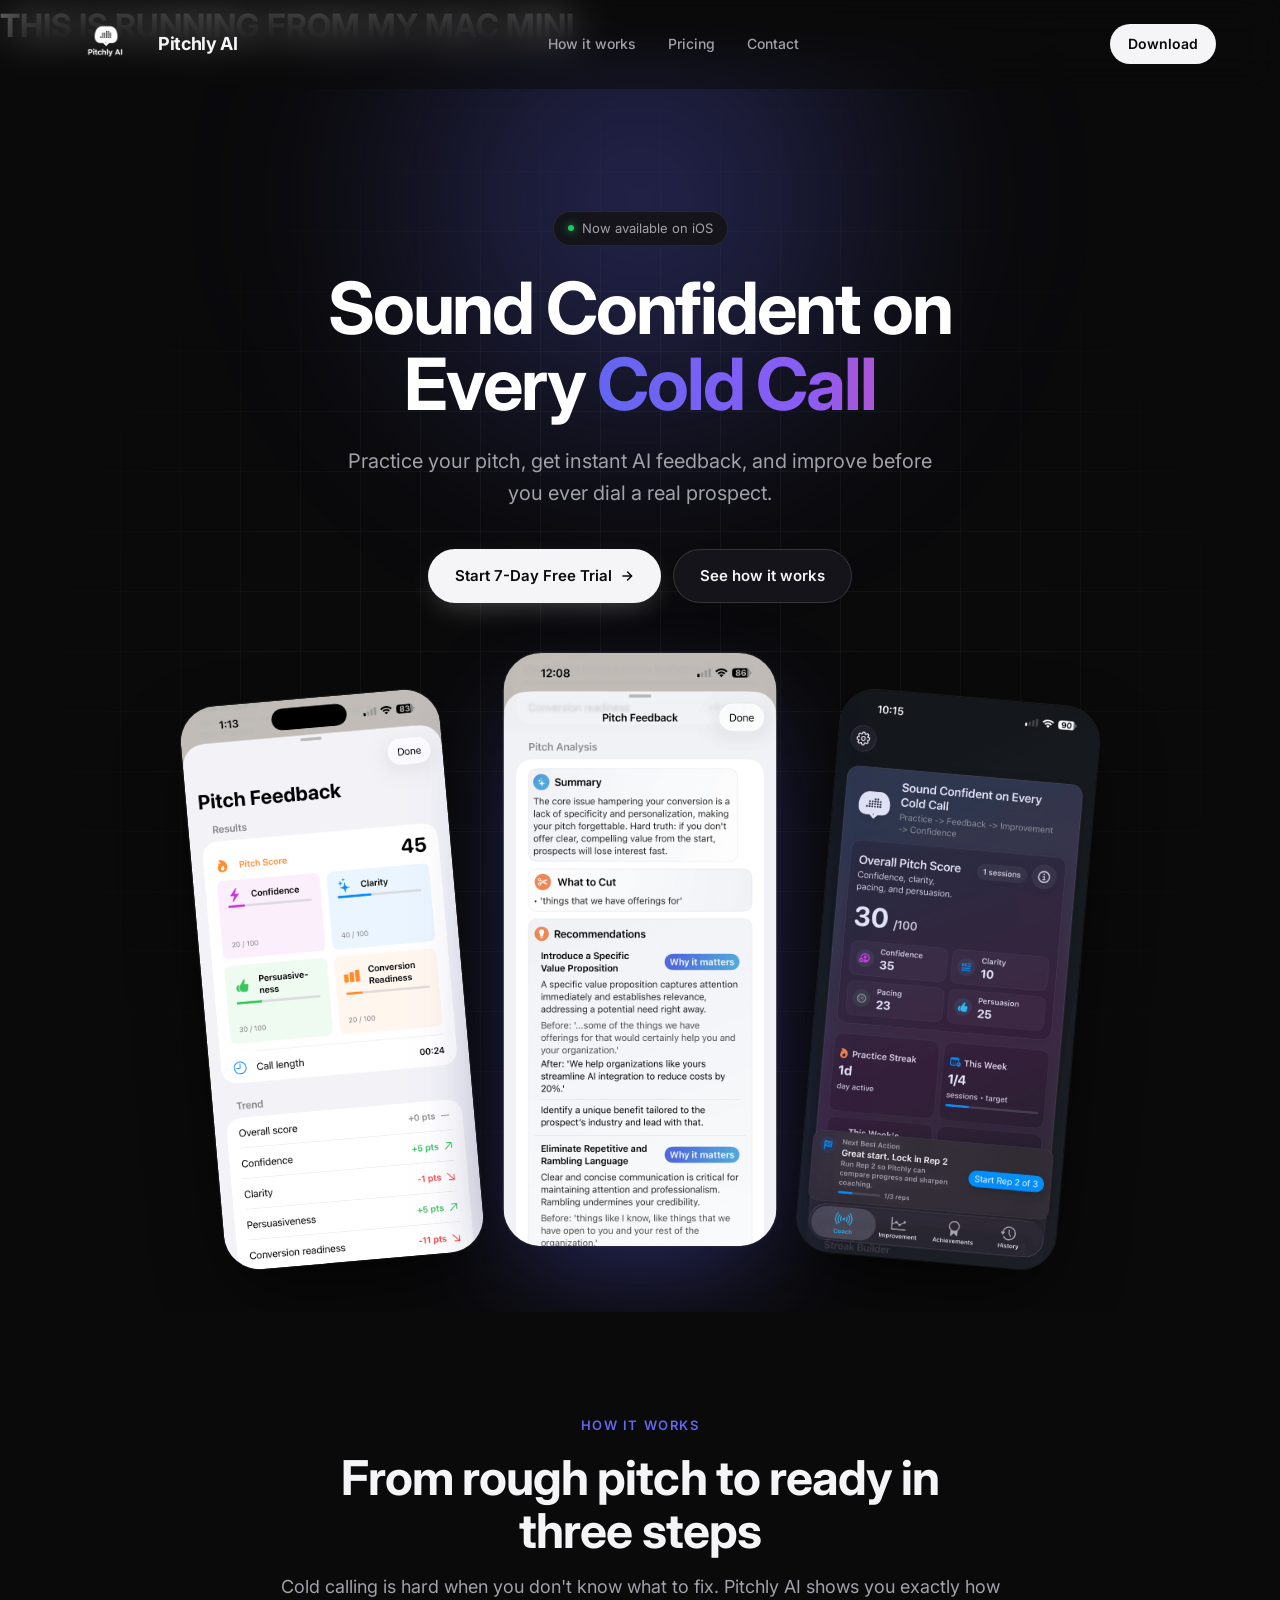
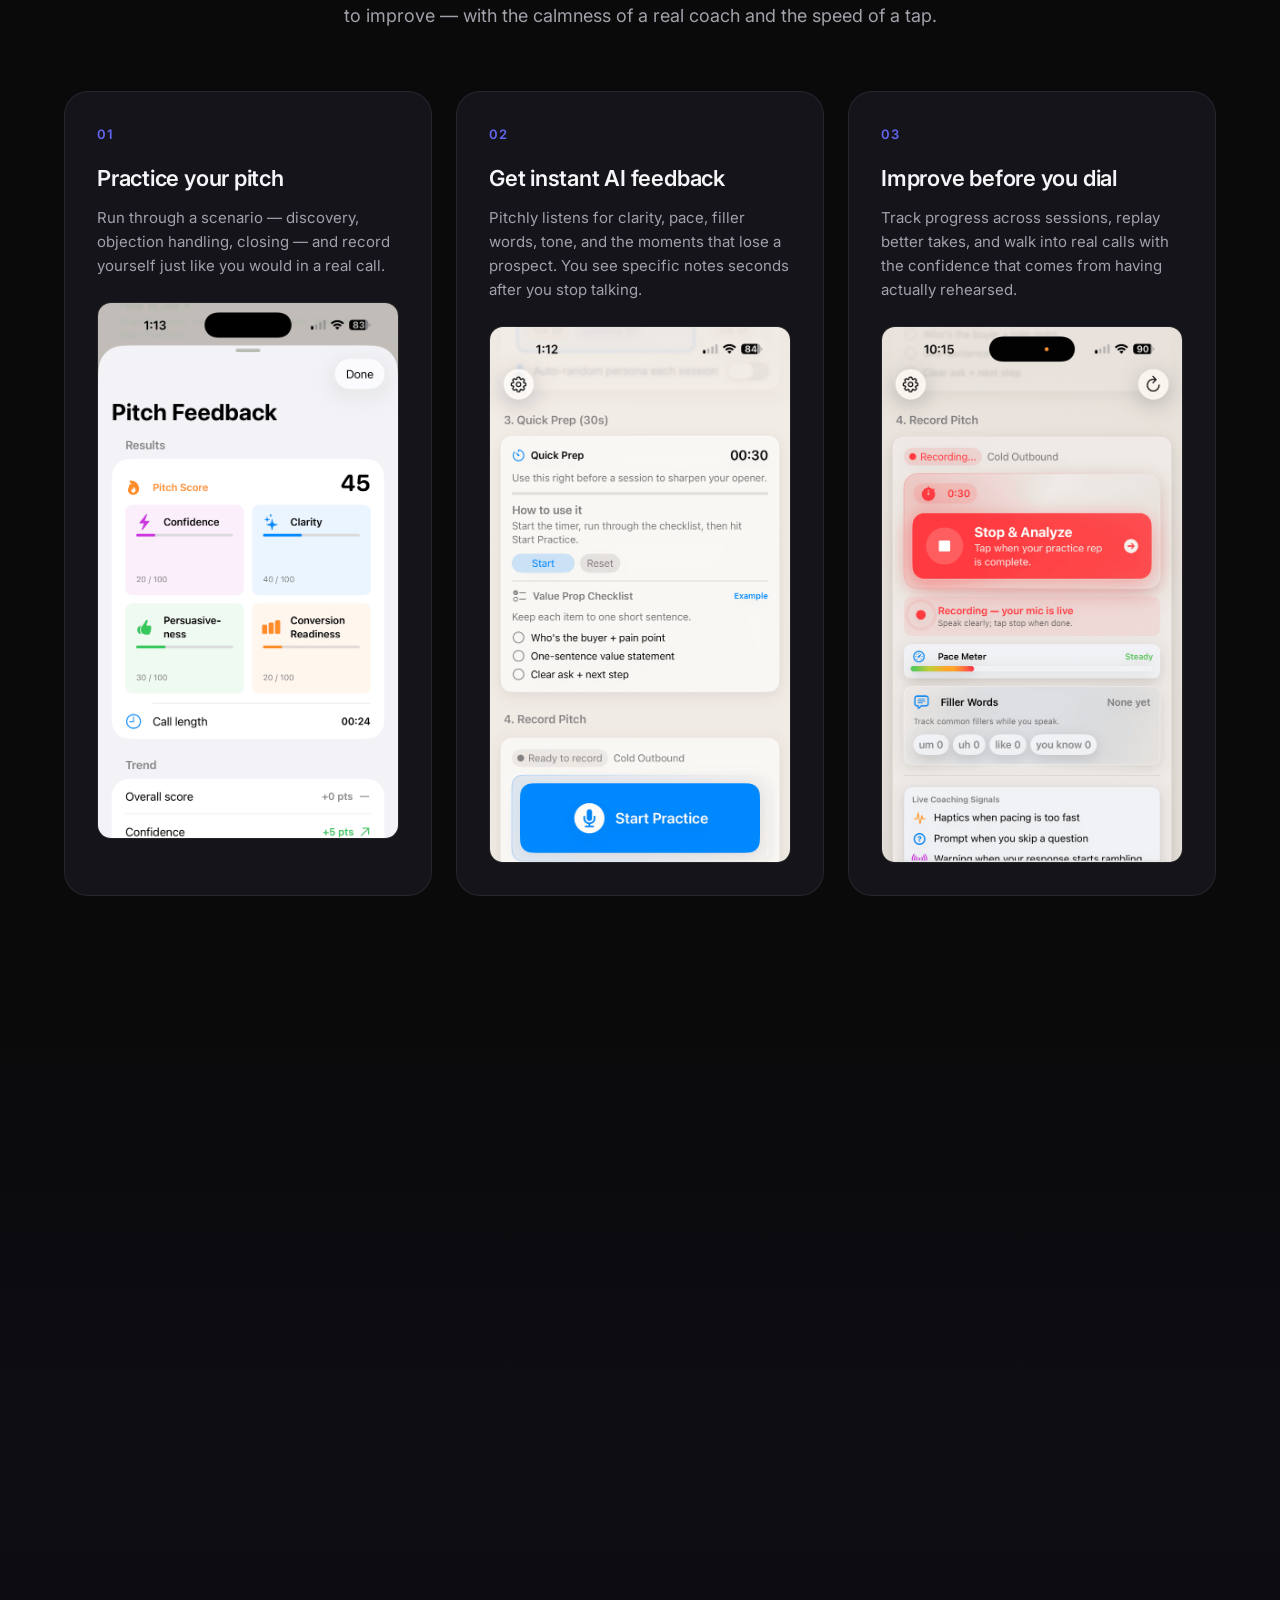
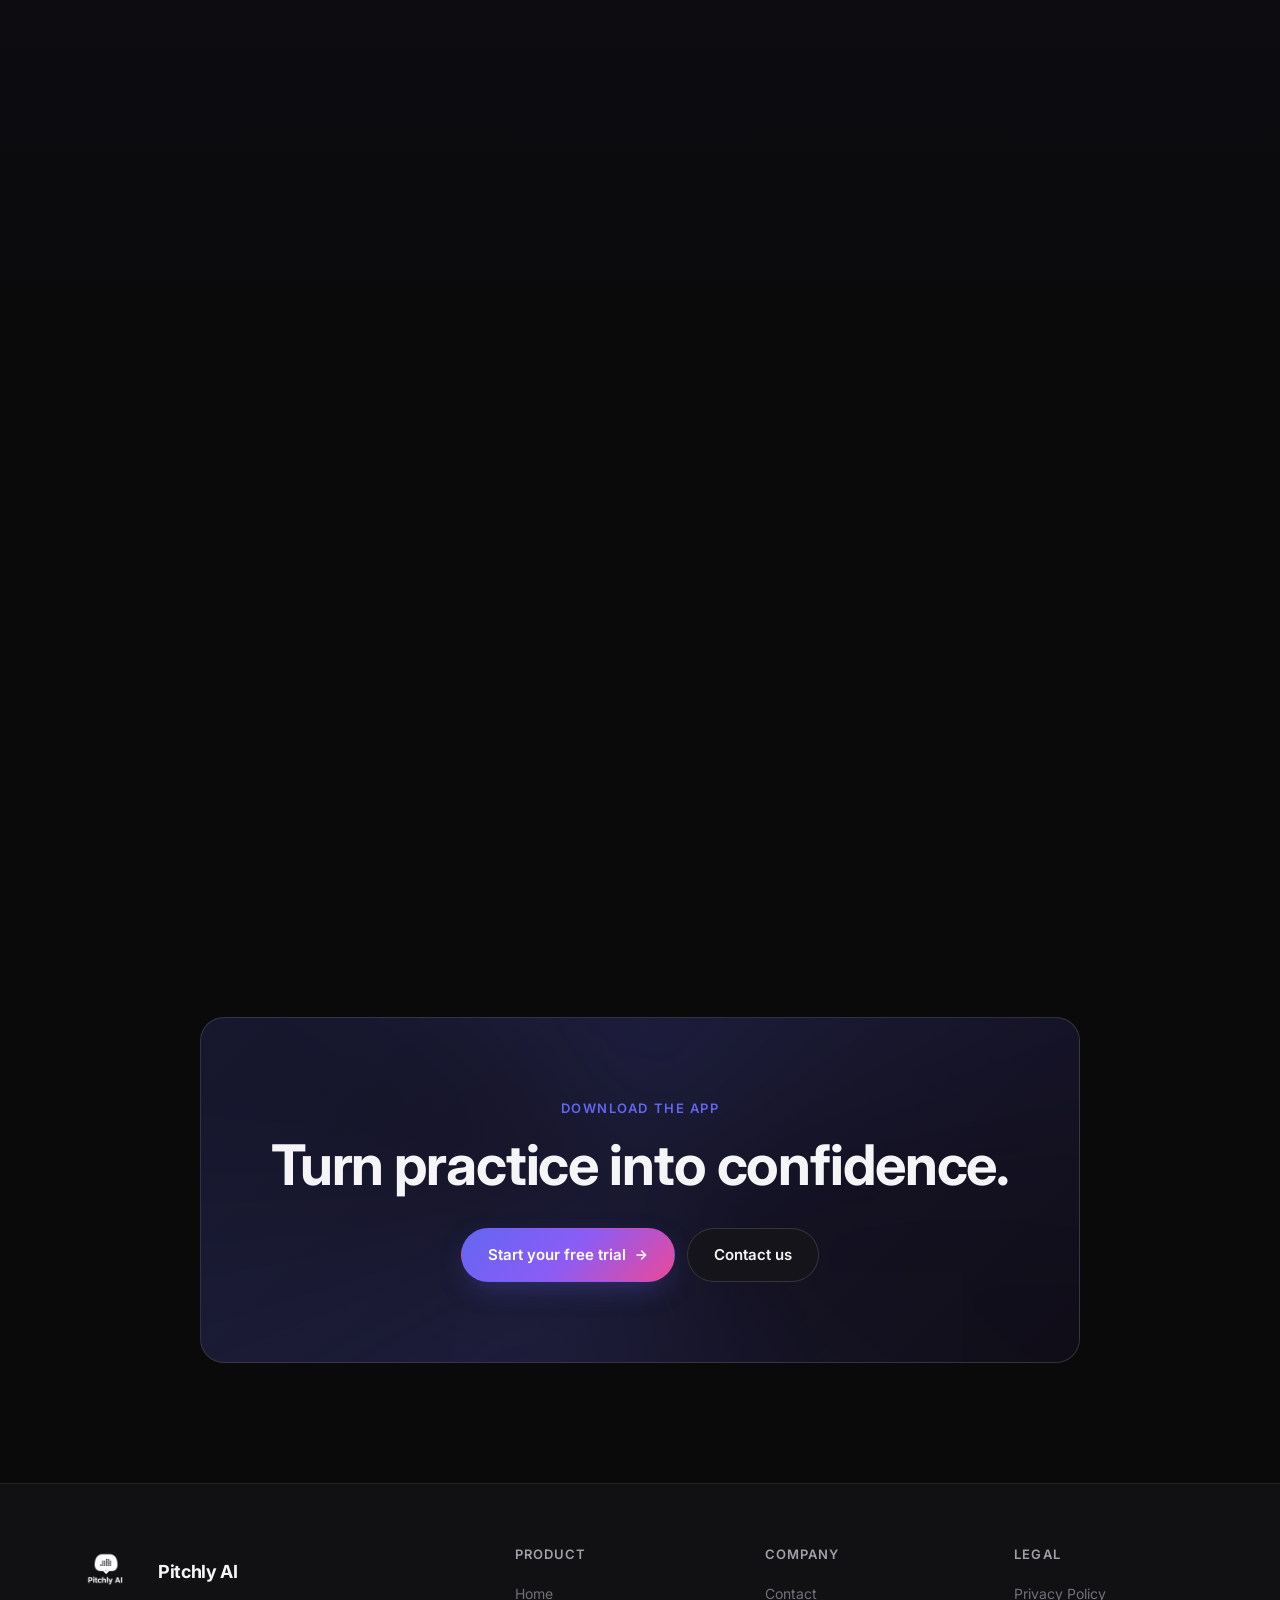
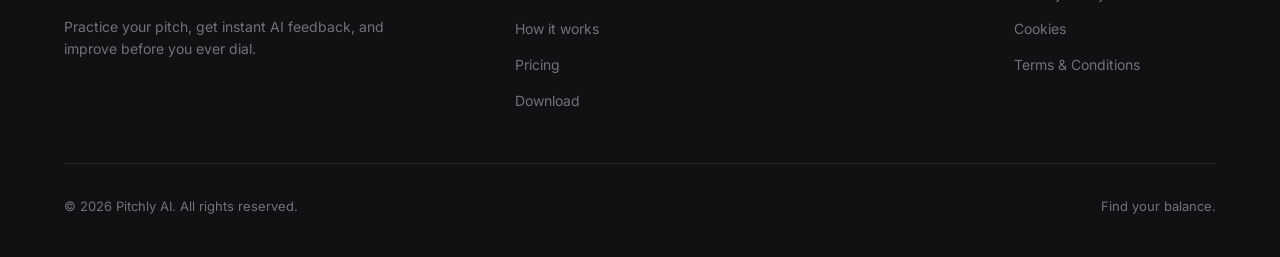
<file: index.html>
<!DOCTYPE html>
<html lang="en">
<head>
  <meta charset="UTF-8" />
  <meta name="viewport" content="width=device-width, initial-scale=1.0" />
<h1>THIS IS RUNNING FROM MY MAC MINI</h1>  
<title>Pitchly AI — Sound Confident on Every Cold Call</title>
  <meta name="description" content="Practice your pitch, get instant AI feedback, and improve before you ever dial a real prospect. Pitchly AI shows you exactly how to improve." />
  <meta property="og:type" content="website" />
  <meta property="og:title" content="Pitchly AI" />
  <meta property="og:description" content="Practice your pitch, get instant AI feedback, and improve before you ever dial a real prospect." />
  <meta property="og:image" content="assets/images/og-image.png" />
  <meta property="og:url" content="https://www.pitchlyai.app/" />
  <meta name="twitter:card" content="summary_large_image" />
  <link rel="icon" type="image/png" href="assets/images/logo.png" />
  <link rel="preconnect" href="https://fonts.googleapis.com" />
  <link rel="preconnect" href="https://fonts.gstatic.com" crossorigin />
  <link href="https://fonts.googleapis.com/css2?family=Inter:wght@400;500;600;700;800&display=swap" rel="stylesheet" />
  <link rel="stylesheet" href="assets/css/styles.css" />
</head>
<body>

  <nav class="nav">
    <div class="container nav-inner">
      <a href="index.html" class="nav-logo">
        <img src="assets/images/logo.png" alt="Pitchly AI logo" />
        <span>Pitchly AI</span>
      </a>
      <div class="nav-links">
        <a href="#how-it-works">How it works</a>
        <a href="#pricing">Pricing</a>
        <a href="contact.html">Contact</a>
      </div>
      <a href="#pricing" class="nav-cta">Download</a>
    </div>
  </nav>

  <header class="hero">
    <div class="container hero-content">
      <span class="hero-eyebrow reveal"><span class="dot"></span> Now available on iOS</span>
      <h1 class="reveal" data-delay="100">Sound Confident on Every <span class="accent">Cold Call</span></h1>
      <p class="lede reveal" data-delay="200">Practice your pitch, get instant AI feedback, and improve before you ever dial a real prospect.</p>
      <div class="hero-ctas reveal" data-delay="300">
        <a href="#pricing" class="btn btn-primary">
          Start 7-Day Free Trial
          <svg width="14" height="14" viewBox="0 0 24 24" fill="none" stroke="currentColor" stroke-width="2.5" stroke-linecap="round" stroke-linejoin="round"><path d="M5 12h14M13 5l7 7-7 7"/></svg>
        </a>
        <a href="#how-it-works" class="btn btn-secondary">See how it works</a>
      </div>
      <div class="hero-screens reveal" data-delay="400">
        <img src="assets/images/screen-1.png" alt="Pitchly AI app screen — record practice call" loading="lazy" />
        <img src="assets/images/screen-2.png" alt="Pitchly AI app screen — AI feedback summary" loading="lazy" />
        <img src="assets/images/screen-3.png" alt="Pitchly AI app screen — pitch analytics" loading="lazy" />
      </div>
    </div>
  </header>

  <section id="how-it-works">
    <div class="container">
      <div class="section-head reveal">
        <span class="section-tag">How it works</span>
        <h2>From rough pitch to ready in three steps</h2>
        <p>Cold calling is hard when you don't know what to fix. Pitchly AI shows you exactly how to improve — with the calmness of a real coach and the speed of a tap.</p>
      </div>
      <div class="features">
        <div class="feature reveal" data-delay="100">
          <div class="feature-number">01</div>
          <h3>Practice your pitch</h3>
          <p>Run through a scenario — discovery, objection handling, closing — and record yourself just like you would in a real call.</p>
          <div class="feature-img"><img src="assets/images/screen-1.png" alt="Practice screen" loading="lazy" /></div>
        </div>
        <div class="feature reveal" data-delay="200">
          <div class="feature-number">02</div>
          <h3>Get instant AI feedback</h3>
          <p>Pitchly listens for clarity, pace, filler words, tone, and the moments that lose a prospect. You see specific notes seconds after you stop talking.</p>
          <div class="feature-img"><img src="assets/images/screen-4.png" alt="Feedback screen" loading="lazy" /></div>
        </div>
        <div class="feature reveal" data-delay="300">
          <div class="feature-number">03</div>
          <h3>Improve before you dial</h3>
          <p>Track progress across sessions, replay better takes, and walk into real calls with the confidence that comes from having actually rehearsed.</p>
          <div class="feature-img"><img src="assets/images/screen-5.png" alt="Progress screen" loading="lazy" /></div>
        </div>
      </div>
    </div>
  </section>

  <section id="pricing">
    <div class="container">
      <div class="section-head reveal">
        <span class="section-tag">Pricing</span>
        <h2>Start free. Pick the plan that fits.</h2>
        <p>Every plan starts with a 7-day free trial and unlocks the full feature set. Cancel any time.</p>
      </div>
      <div class="pricing-grid">

        <div class="price-card reveal" data-delay="100">
          <div class="price-name">Monthly</div>
          <span class="price-trial">7 Days Free</span>
          <div class="price-amount">$9.99 <span class="period">/mo</span></div>
          <p class="price-sub">Billed monthly · recurring</p>
          <ul class="price-features">
            <li>Full feature access</li>
            <li>Unlimited practice sessions</li>
            <li>AI feedback on every call</li>
            <li>Cancel any time</li>
          </ul>
          <a href="#" class="btn btn-secondary price-cta">Start Monthly</a>
        </div>

        <div class="price-card featured reveal" data-delay="200">
          <span class="price-badge">Most popular · Save 17%</span>
          <div class="price-name">Annual</div>
          <span class="price-trial">7 Days Free</span>
          <div class="price-amount">$59.99 <span class="period">/yr</span></div>
          <p class="price-sub">Billed yearly · less than $5/mo</p>
          <ul class="price-features">
            <li>Everything in Monthly</li>
            <li>Two months free vs. monthly plan</li>
            <li>Priority new-feature access</li>
            <li>Progress history retained</li>
          </ul>
          <a href="#" class="btn btn-gradient price-cta">Start Annual</a>
        </div>

        <div class="price-card reveal" data-delay="300">
          <div class="price-name">Lifetime</div>
          <span class="price-trial">One-time payment</span>
          <div class="price-amount">$99.99</div>
          <p class="price-sub">Pay once · keep forever</p>
          <ul class="price-features">
            <li>Lifetime access</li>
            <li>All future updates included</li>
            <li>No recurring charges</li>
            <li>Priority support</li>
          </ul>
          <a href="#" class="btn btn-secondary price-cta">Buy Lifetime</a>
        </div>

      </div>
    </div>
  </section>

  <section class="mission">
    <div class="container">
      <span class="section-tag reveal">Our mission</span>
      <p class="mission-quote reveal" data-delay="100">Our mission is to help professionals show up prepared. Pitchly AI gives people a safe space to practice, learn, and improve before real conversations matter.</p>
      <div class="mission-attribution reveal" data-delay="200">
        <img src="assets/images/logo.png" alt="" />
        <span>— Founder, Pitchly AI</span>
      </div>
    </div>
  </section>

  <section class="cta-section">
    <div class="container">
      <div class="cta-box reveal">
        <p class="cta-eyebrow">Download the app</p>
        <h2>Turn practice into confidence.</h2>
        <div class="hero-ctas" style="margin-bottom:0">
          <a href="#pricing" class="btn btn-gradient">
            Start your free trial
            <svg width="14" height="14" viewBox="0 0 24 24" fill="none" stroke="currentColor" stroke-width="2.5" stroke-linecap="round" stroke-linejoin="round"><path d="M5 12h14M13 5l7 7-7 7"/></svg>
          </a>
          <a href="contact.html" class="btn btn-secondary">Contact us</a>
        </div>
      </div>
    </div>
  </section>

  <footer>
    <div class="container">
      <div class="footer-grid">
        <div class="footer-brand">
          <a href="index.html" class="nav-logo">
            <img src="assets/images/logo.png" alt="Pitchly AI logo" />
            <span>Pitchly AI</span>
          </a>
          <p>Practice your pitch, get instant AI feedback, and improve before you ever dial.</p>
        </div>
        <div class="footer-col">
          <h4>Product</h4>
          <ul>
            <li><a href="index.html">Home</a></li>
            <li><a href="#how-it-works">How it works</a></li>
            <li><a href="#pricing">Pricing</a></li>
            <li><a href="#pricing">Download</a></li>
          </ul>
        </div>
        <div class="footer-col">
          <h4>Company</h4>
          <ul>
            <li><a href="contact.html">Contact</a></li>
          </ul>
        </div>
        <div class="footer-col">
          <h4>Legal</h4>
          <ul>
            <li><a href="privacy.html">Privacy Policy</a></li>
            <li><a href="cookies.html">Cookies</a></li>
            <li><a href="terms.html">Terms &amp; Conditions</a></li>
          </ul>
        </div>
      </div>
      <div class="footer-bottom">
        <span>&copy; 2026 Pitchly AI. All rights reserved.</span>
        <span>Find your balance.</span>
      </div>
    </div>
  </footer>

  <script src="assets/js/animations.js" defer></script>
</body>
</html>
</file>
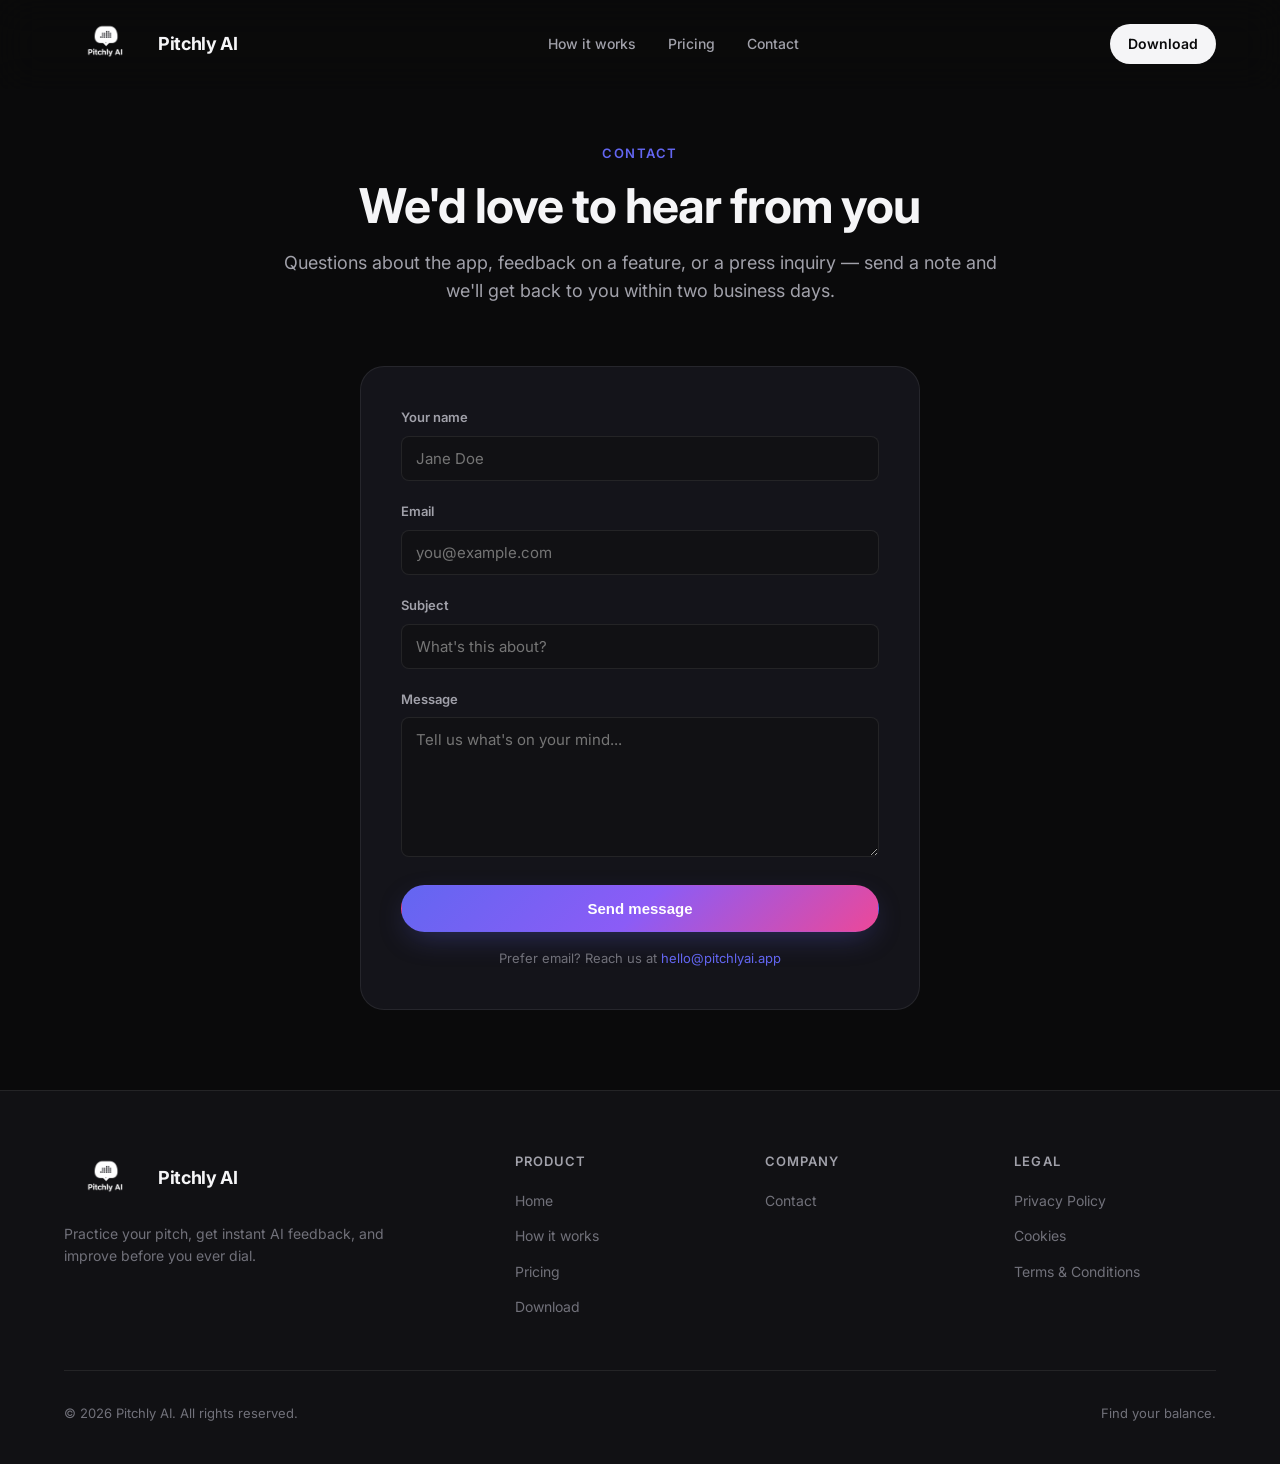
<file: contact.html>
<!DOCTYPE html>
<html lang="en">
<head>
  <meta charset="UTF-8" />
  <meta name="viewport" content="width=device-width, initial-scale=1.0" />
  <title>Contact — Pitchly AI</title>
  <meta name="description" content="Get in touch with the Pitchly AI team. Feedback, support, partnerships, or press inquiries." />
  <link rel="icon" type="image/png" href="assets/images/logo.png" />
  <link rel="preconnect" href="https://fonts.googleapis.com" />
  <link rel="preconnect" href="https://fonts.gstatic.com" crossorigin />
  <link href="https://fonts.googleapis.com/css2?family=Inter:wght@400;500;600;700;800&display=swap" rel="stylesheet" />
  <link rel="stylesheet" href="assets/css/styles.css" />
</head>
<body>

  <nav class="nav">
    <div class="container nav-inner">
      <a href="index.html" class="nav-logo">
        <img src="assets/images/logo.png" alt="Pitchly AI logo" />
        <span>Pitchly AI</span>
      </a>
      <div class="nav-links">
        <a href="index.html#how-it-works">How it works</a>
        <a href="index.html#pricing">Pricing</a>
        <a href="contact.html">Contact</a>
      </div>
      <a href="index.html#pricing" class="nav-cta">Download</a>
    </div>
  </nav>

  <main class="legal-page">
    <div class="container">
      <div class="section-head">
        <span class="section-tag">Contact</span>
        <h2>We'd love to hear from you</h2>
        <p>Questions about the app, feedback on a feature, or a press inquiry — send a note and we'll get back to you within two business days.</p>
      </div>

      <form class="contact-form" action="mailto:hello@pitchlyai.app" method="post" enctype="text/plain">
        <div class="field">
          <label for="name">Your name</label>
          <input id="name" name="name" type="text" required placeholder="Jane Doe" />
        </div>
        <div class="field">
          <label for="email">Email</label>
          <input id="email" name="email" type="email" required placeholder="you@example.com" />
        </div>
        <div class="field">
          <label for="subject">Subject</label>
          <input id="subject" name="subject" type="text" placeholder="What's this about?" />
        </div>
        <div class="field">
          <label for="message">Message</label>
          <textarea id="message" name="message" required placeholder="Tell us what's on your mind..."></textarea>
        </div>
        <button type="submit" class="btn btn-gradient" style="width:100%">Send message</button>
        <p style="text-align:center;color:var(--text-muted);font-size:13px;margin-top:16px">Prefer email? Reach us at <a href="mailto:hello@pitchlyai.app" style="color:var(--accent)">hello@pitchlyai.app</a></p>
      </form>
    </div>
  </main>

  <footer>
    <div class="container">
      <div class="footer-grid">
        <div class="footer-brand">
          <a href="index.html" class="nav-logo">
            <img src="assets/images/logo.png" alt="Pitchly AI logo" />
            <span>Pitchly AI</span>
          </a>
          <p>Practice your pitch, get instant AI feedback, and improve before you ever dial.</p>
        </div>
        <div class="footer-col">
          <h4>Product</h4>
          <ul>
            <li><a href="index.html">Home</a></li>
            <li><a href="index.html#how-it-works">How it works</a></li>
            <li><a href="index.html#pricing">Pricing</a></li>
            <li><a href="index.html#pricing">Download</a></li>
          </ul>
        </div>
        <div class="footer-col">
          <h4>Company</h4>
          <ul>
            <li><a href="contact.html">Contact</a></li>
          </ul>
        </div>
        <div class="footer-col">
          <h4>Legal</h4>
          <ul>
            <li><a href="privacy.html">Privacy Policy</a></li>
            <li><a href="cookies.html">Cookies</a></li>
            <li><a href="terms.html">Terms &amp; Conditions</a></li>
          </ul>
        </div>
      </div>
      <div class="footer-bottom">
        <span>&copy; 2026 Pitchly AI. All rights reserved.</span>
        <span>Find your balance.</span>
      </div>
    </div>
  </footer>

  <script src="assets/js/animations.js" defer></script>
</body>
</html>
</file>
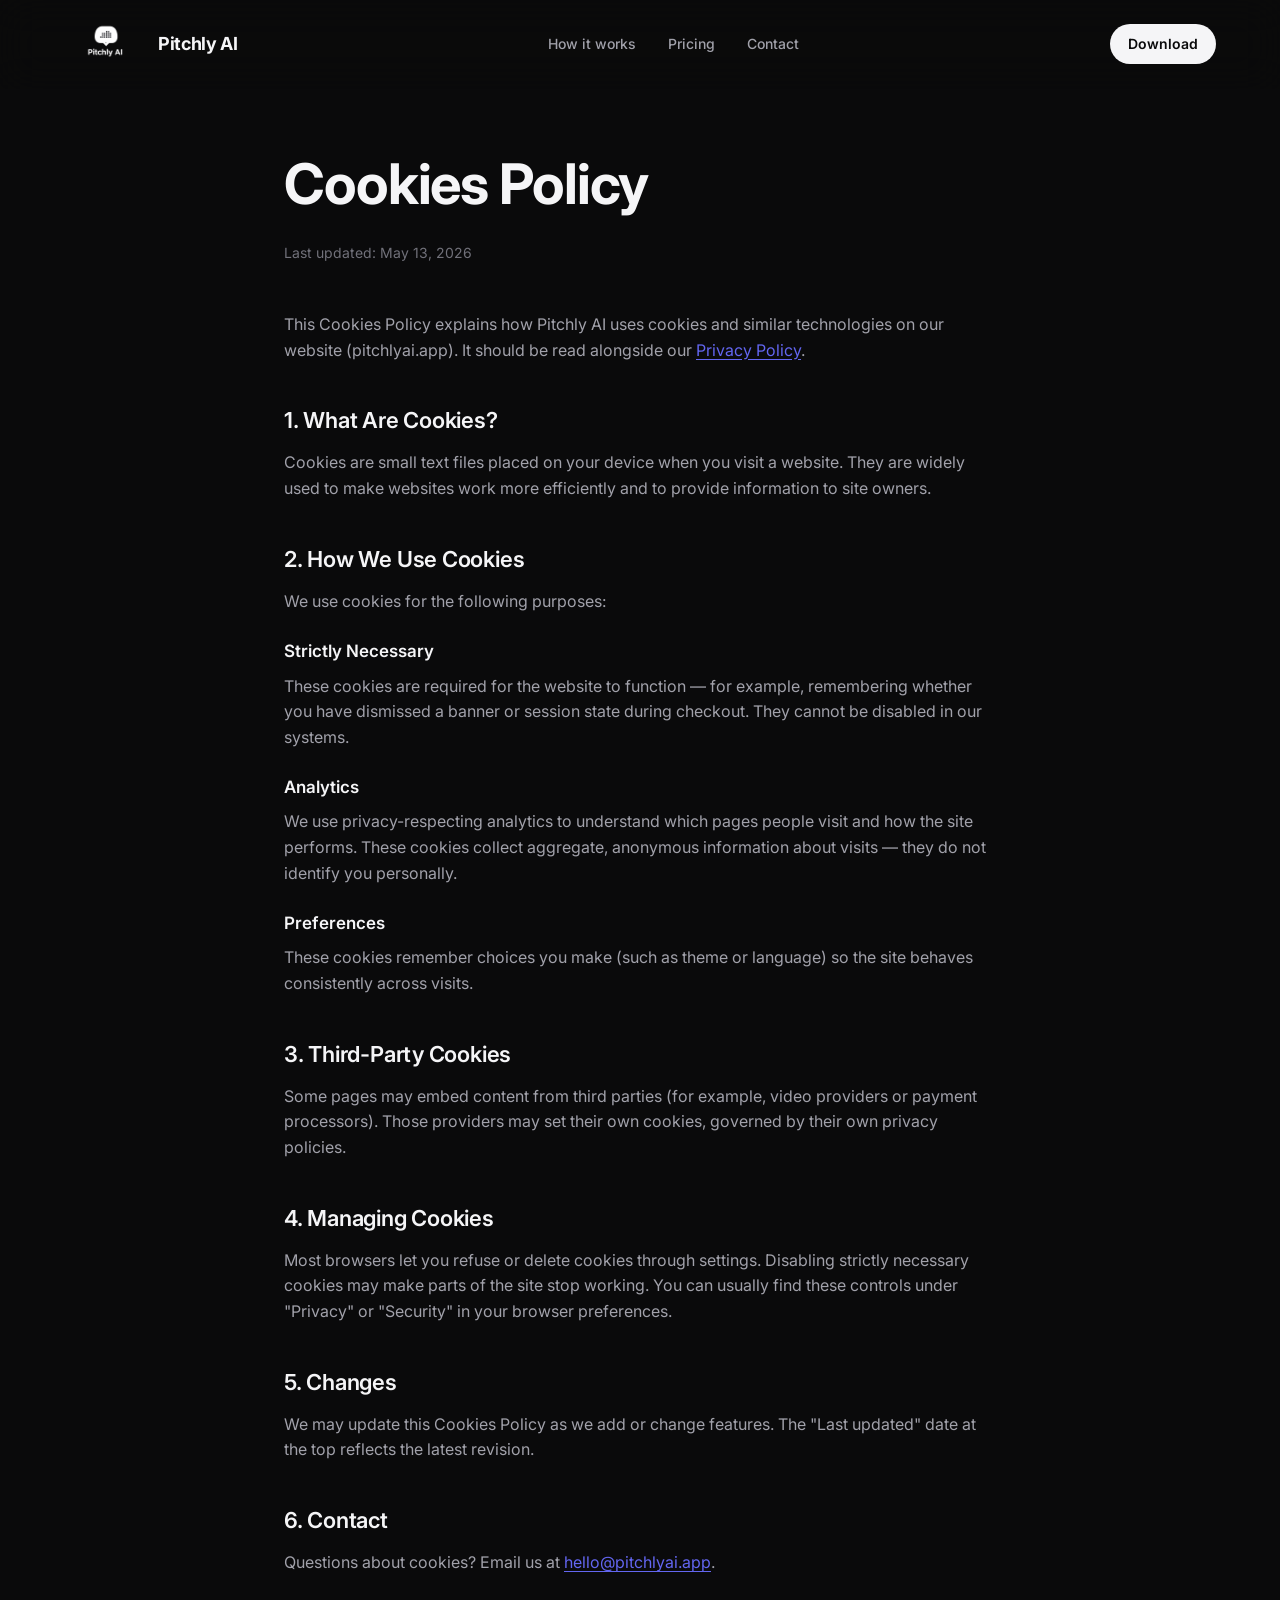
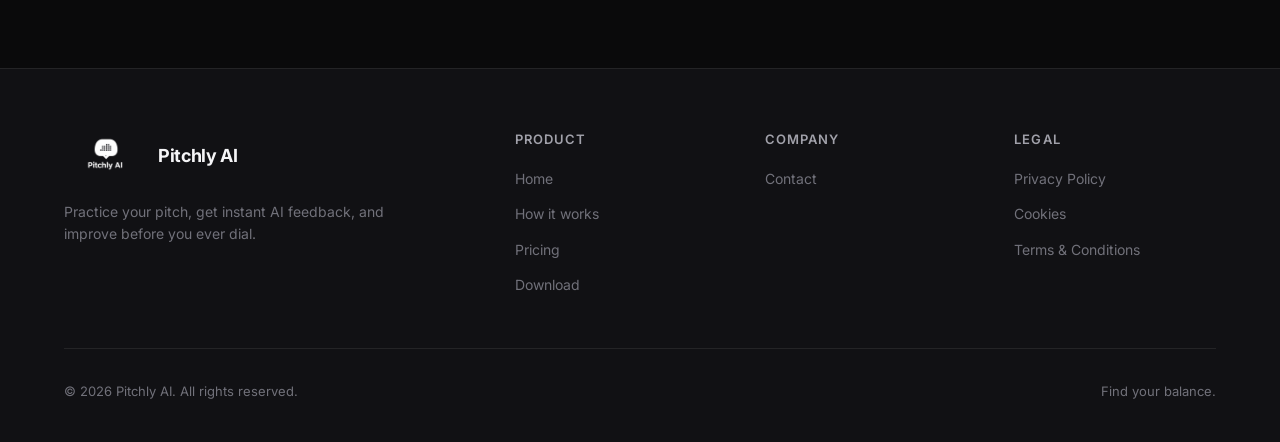
<file: cookies.html>
<!DOCTYPE html>
<html lang="en">
<head>
  <meta charset="UTF-8" />
  <meta name="viewport" content="width=device-width, initial-scale=1.0" />
  <title>Cookies Policy — Pitchly AI</title>
  <meta name="description" content="How Pitchly AI uses cookies and similar technologies." />
  <link rel="icon" type="image/png" href="assets/images/logo.png" />
  <link rel="preconnect" href="https://fonts.googleapis.com" />
  <link rel="preconnect" href="https://fonts.gstatic.com" crossorigin />
  <link href="https://fonts.googleapis.com/css2?family=Inter:wght@400;500;600;700;800&display=swap" rel="stylesheet" />
  <link rel="stylesheet" href="assets/css/styles.css" />
</head>
<body>

  <nav class="nav">
    <div class="container nav-inner">
      <a href="index.html" class="nav-logo">
        <img src="assets/images/logo.png" alt="Pitchly AI logo" />
        <span>Pitchly AI</span>
      </a>
      <div class="nav-links">
        <a href="index.html#how-it-works">How it works</a>
        <a href="index.html#pricing">Pricing</a>
        <a href="contact.html">Contact</a>
      </div>
      <a href="index.html#pricing" class="nav-cta">Download</a>
    </div>
  </nav>

  <main class="legal-page">
    <div class="container legal-container">
      <h1>Cookies Policy</h1>
      <p class="updated">Last updated: May 13, 2026</p>

      <p>This Cookies Policy explains how Pitchly AI uses cookies and similar technologies on our website (pitchlyai.app). It should be read alongside our <a href="privacy.html">Privacy Policy</a>.</p>

      <h2>1. What Are Cookies?</h2>
      <p>Cookies are small text files placed on your device when you visit a website. They are widely used to make websites work more efficiently and to provide information to site owners.</p>

      <h2>2. How We Use Cookies</h2>
      <p>We use cookies for the following purposes:</p>

      <h3>Strictly Necessary</h3>
      <p>These cookies are required for the website to function — for example, remembering whether you have dismissed a banner or session state during checkout. They cannot be disabled in our systems.</p>

      <h3>Analytics</h3>
      <p>We use privacy-respecting analytics to understand which pages people visit and how the site performs. These cookies collect aggregate, anonymous information about visits — they do not identify you personally.</p>

      <h3>Preferences</h3>
      <p>These cookies remember choices you make (such as theme or language) so the site behaves consistently across visits.</p>

      <h2>3. Third-Party Cookies</h2>
      <p>Some pages may embed content from third parties (for example, video providers or payment processors). Those providers may set their own cookies, governed by their own privacy policies.</p>

      <h2>4. Managing Cookies</h2>
      <p>Most browsers let you refuse or delete cookies through settings. Disabling strictly necessary cookies may make parts of the site stop working. You can usually find these controls under "Privacy" or "Security" in your browser preferences.</p>

      <h2>5. Changes</h2>
      <p>We may update this Cookies Policy as we add or change features. The "Last updated" date at the top reflects the latest revision.</p>

      <h2>6. Contact</h2>
      <p>Questions about cookies? Email us at <a href="mailto:hello@pitchlyai.app">hello@pitchlyai.app</a>.</p>
    </div>
  </main>

  <footer>
    <div class="container">
      <div class="footer-grid">
        <div class="footer-brand">
          <a href="index.html" class="nav-logo">
            <img src="assets/images/logo.png" alt="Pitchly AI logo" />
            <span>Pitchly AI</span>
          </a>
          <p>Practice your pitch, get instant AI feedback, and improve before you ever dial.</p>
        </div>
        <div class="footer-col">
          <h4>Product</h4>
          <ul>
            <li><a href="index.html">Home</a></li>
            <li><a href="index.html#how-it-works">How it works</a></li>
            <li><a href="index.html#pricing">Pricing</a></li>
            <li><a href="index.html#pricing">Download</a></li>
          </ul>
        </div>
        <div class="footer-col">
          <h4>Company</h4>
          <ul>
            <li><a href="contact.html">Contact</a></li>
          </ul>
        </div>
        <div class="footer-col">
          <h4>Legal</h4>
          <ul>
            <li><a href="privacy.html">Privacy Policy</a></li>
            <li><a href="cookies.html">Cookies</a></li>
            <li><a href="terms.html">Terms &amp; Conditions</a></li>
          </ul>
        </div>
      </div>
      <div class="footer-bottom">
        <span>&copy; 2026 Pitchly AI. All rights reserved.</span>
        <span>Find your balance.</span>
      </div>
    </div>
  </footer>

  <script src="assets/js/animations.js" defer></script>
</body>
</html>
</file>
<file: assets/css/styles.css>
/* Pitchly AI - Landing Page Styles */
:root {
  --bg: #0a0a0b;
  --bg-elev: #111114;
  --bg-card: #14141a;
  --border: rgba(255, 255, 255, 0.08);
  --border-strong: rgba(255, 255, 255, 0.14);
  --text: #f5f5f7;
  --text-dim: #a1a1aa;
  --text-muted: #71717a;
  --accent: #6366f1;
  --accent-hover: #4f46e5;
  --accent-glow: rgba(99, 102, 241, 0.35);
  --gradient: linear-gradient(135deg, #6366f1 0%, #8b5cf6 50%, #ec4899 100%);
  --gradient-soft: linear-gradient(135deg, rgba(99, 102, 241, 0.15), rgba(139, 92, 246, 0.05));
  --radius-sm: 8px;
  --radius: 14px;
  --radius-lg: 24px;
  --shadow: 0 20px 60px -20px rgba(0, 0, 0, 0.6);
  --shadow-glow: 0 0 80px -10px var(--accent-glow);
  --font: 'Inter', -apple-system, BlinkMacSystemFont, 'Segoe UI', Helvetica, Arial, sans-serif;
}

* { box-sizing: border-box; margin: 0; padding: 0; }

html { scroll-behavior: smooth; }

/* ---------- Animations / keyframes ---------- */
@keyframes float {
  0%, 100% { transform: translateY(0) }
  50% { transform: translateY(-14px) }
}
@keyframes floatGentle {
  0%, 100% { transform: translateY(0) }
  50% { transform: translateY(-8px) }
}
@keyframes pulseGlow {
  0%, 100% { opacity: 0.55; transform: translateX(-50%) scale(1) }
  50%      { opacity: 0.85; transform: translateX(-50%) scale(1.08) }
}
@keyframes gradientShift {
  0%   { background-position: 0% 50% }
  50%  { background-position: 100% 50% }
  100% { background-position: 0% 50% }
}
@keyframes shimmer {
  0%   { background-position: -200% 0 }
  100% { background-position:  200% 0 }
}
@keyframes blink {
  0%, 100% { opacity: 1 }
  50%      { opacity: 0.35 }
}
@keyframes arrowSlide {
  0%, 100% { transform: translateX(0) }
  50%      { transform: translateX(4px) }
}
@keyframes spinSlow {
  to { transform: rotate(360deg) }
}
@keyframes rise {
  from { opacity: 0; transform: translateY(28px) }
  to   { opacity: 1; transform: translateY(0) }
}
@keyframes scaleIn {
  from { opacity: 0; transform: scale(0.94) }
  to   { opacity: 1; transform: scale(1) }
}
@keyframes gridMove {
  0%   { background-position: 0 0, 0 0 }
  100% { background-position: 60px 60px, 60px 60px }
}

/* Scroll-reveal — initial hidden state, JS toggles .is-visible */
.reveal {
  opacity: 0;
  transform: translateY(28px);
  transition: opacity 0.8s cubic-bezier(0.22, 1, 0.36, 1), transform 0.8s cubic-bezier(0.22, 1, 0.36, 1);
  will-change: opacity, transform;
}
.reveal.is-visible { opacity: 1; transform: translateY(0); }
.reveal[data-delay="100"] { transition-delay: 0.1s; }
.reveal[data-delay="200"] { transition-delay: 0.2s; }
.reveal[data-delay="300"] { transition-delay: 0.3s; }
.reveal[data-delay="400"] { transition-delay: 0.4s; }
.reveal[data-delay="500"] { transition-delay: 0.5s; }

@media (prefers-reduced-motion: reduce) {
  *, *::before, *::after {
    animation-duration: 0.001ms !important;
    animation-iteration-count: 1 !important;
    transition-duration: 0.001ms !important;
  }
  .reveal { opacity: 1; transform: none; }
}

body {
  font-family: var(--font);
  background: var(--bg);
  color: var(--text);
  line-height: 1.6;
  -webkit-font-smoothing: antialiased;
  -moz-osx-font-smoothing: grayscale;
  overflow-x: hidden;
}

a { color: inherit; text-decoration: none; }
img { max-width: 100%; display: block; }

.container {
  width: 100%;
  max-width: 1200px;
  margin: 0 auto;
  padding: 0 24px;
}

/* ---------- Nav ---------- */
.nav {
  position: fixed;
  top: 0;
  left: 0;
  right: 0;
  z-index: 50;
  padding: 16px 0;
  backdrop-filter: blur(20px);
  -webkit-backdrop-filter: blur(20px);
  background: rgba(10, 10, 11, 0.5);
  border-bottom: 1px solid transparent;
  transition: background 0.3s ease, border-color 0.3s ease, padding 0.3s ease;
}
.nav.is-scrolled {
  background: rgba(10, 10, 11, 0.85);
  border-bottom-color: var(--border);
  padding: 10px 0;
}

/* word-by-word headline animation */
.animate-words .word {
  display: inline-block;
  opacity: 0;
  transform: translateY(20px);
  animation: rise 0.7s cubic-bezier(0.22, 1, 0.36, 1) forwards;
}
.nav-inner {
  display: flex;
  align-items: center;
  justify-content: space-between;
  gap: 24px;
}
.nav-logo {
  display: flex;
  align-items: center;
  gap: 10px;
  font-weight: 700;
  font-size: 18px;
  letter-spacing: -0.02em;
}
.nav-logo img {
  height: 56px;
  width: auto;
  border-radius: 10px;
  object-fit: contain;
}
.nav-links {
  display: flex;
  align-items: center;
  gap: 32px;
}
.nav-links a {
  color: var(--text-dim);
  font-size: 14px;
  font-weight: 500;
  transition: color 0.2s;
}
.nav-links a:hover { color: var(--text); }
.nav-cta {
  background: var(--text);
  color: var(--bg);
  padding: 9px 18px;
  border-radius: 999px;
  font-size: 14px;
  font-weight: 600;
  transition: transform 0.2s, opacity 0.2s;
}
.nav-cta:hover { transform: translateY(-1px); opacity: 0.9; }
.nav-toggle { display: none; background: none; border: none; color: var(--text); font-size: 24px; cursor: pointer; }

/* ---------- Hero ---------- */
.hero {
  position: relative;
  padding: 160px 0 80px;
  overflow: hidden;
  text-align: center;
}
.hero::before {
  content: '';
  position: absolute;
  top: -20%;
  left: 50%;
  transform: translateX(-50%);
  width: 800px;
  height: 800px;
  background: radial-gradient(circle, var(--accent-glow) 0%, transparent 60%);
  filter: blur(80px);
  z-index: 0;
  pointer-events: none;
  animation: pulseGlow 8s ease-in-out infinite;
}
.hero::after {
  content: '';
  position: absolute;
  inset: 0;
  background-image:
    linear-gradient(to right, rgba(255,255,255,0.04) 1px, transparent 1px),
    linear-gradient(to bottom, rgba(255,255,255,0.04) 1px, transparent 1px);
  background-size: 60px 60px;
  mask-image: radial-gradient(ellipse at center, black 30%, transparent 75%);
  -webkit-mask-image: radial-gradient(ellipse at center, black 30%, transparent 75%);
  z-index: 0;
  pointer-events: none;
  animation: gridMove 20s linear infinite;
}
.hero-content { position: relative; z-index: 1; max-width: 860px; margin: 0 auto; }
.hero-eyebrow {
  display: inline-flex;
  align-items: center;
  gap: 8px;
  padding: 6px 14px;
  background: var(--bg-card);
  border: 1px solid var(--border);
  border-radius: 999px;
  font-size: 13px;
  color: var(--text-dim);
  margin-bottom: 24px;
}
.hero-eyebrow .dot {
  width: 6px;
  height: 6px;
  border-radius: 50%;
  background: #22c55e;
  box-shadow: 0 0 8px #22c55e;
  animation: blink 1.8s ease-in-out infinite;
}
.hero h1 {
  font-size: clamp(40px, 6vw, 72px);
  font-weight: 700;
  line-height: 1.05;
  letter-spacing: -0.03em;
  margin-bottom: 24px;
  color: #fff;
}
.hero h1 .accent {
  background: linear-gradient(90deg, #6366f1, #8b5cf6, #ec4899, #8b5cf6, #6366f1);
  background-size: 300% 100%;
  -webkit-background-clip: text;
  -webkit-text-fill-color: transparent;
  background-clip: text;
  animation: gradientShift 8s ease-in-out infinite;
  display: inline-block;
}
.hero p.lede {
  font-size: clamp(17px, 2vw, 20px);
  color: var(--text-dim);
  max-width: 620px;
  margin: 0 auto 40px;
}
.hero-ctas {
  display: flex;
  gap: 12px;
  justify-content: center;
  flex-wrap: wrap;
  margin-bottom: 64px;
}
.btn {
  display: inline-flex;
  align-items: center;
  justify-content: center;
  gap: 8px;
  padding: 14px 26px;
  border-radius: 999px;
  font-size: 15px;
  font-weight: 600;
  cursor: pointer;
  border: 1px solid transparent;
  transition: transform 0.15s, box-shadow 0.2s, background 0.2s;
}
.btn-primary {
  background: var(--text);
  color: var(--bg);
  box-shadow: 0 10px 30px -10px rgba(255, 255, 255, 0.3);
}
.btn-primary:hover { transform: translateY(-2px); box-shadow: 0 14px 40px -10px rgba(255, 255, 255, 0.4); }
.btn:hover svg { animation: arrowSlide 0.8s ease-in-out infinite; }
.btn-secondary {
  background: var(--bg-card);
  color: var(--text);
  border-color: var(--border-strong);
}
.btn-secondary:hover { background: var(--bg-elev); border-color: rgba(255, 255, 255, 0.25); }
.btn-gradient {
  background: var(--gradient);
  color: white;
  box-shadow: 0 10px 30px -8px var(--accent-glow);
}
.btn-gradient:hover { transform: translateY(-2px); box-shadow: 0 18px 50px -10px var(--accent-glow); }

.hero-screens {
  position: relative;
  display: flex;
  justify-content: center;
  align-items: center;
  gap: 48px;
  padding: 0 24px;
  flex-wrap: nowrap;
}
.hero-screens img {
  max-width: 260px;
  width: 100%;
  border-radius: 36px;
  box-shadow: 0 30px 80px -20px rgba(0, 0, 0, 0.8), 0 0 0 1px var(--border);
  transition: transform 0.4s cubic-bezier(0.22, 1, 0.36, 1);
}
.hero-screens img:nth-child(1) {
  transform: translateY(30px) rotate(-5deg);
  z-index: 1;
  animation: floatGentle 7s ease-in-out infinite;
  animation-delay: -2s;
}
.hero-screens img:nth-child(2) {
  z-index: 2;
  transform: translateY(0) scale(1.05);
  animation: float 6s ease-in-out infinite;
  box-shadow: 0 40px 100px -20px rgba(99, 102, 241, 0.4), 0 30px 80px -20px rgba(0, 0, 0, 0.8), 0 0 0 1px var(--border);
}
.hero-screens img:nth-child(3) {
  transform: translateY(30px) rotate(5deg);
  z-index: 1;
  animation: floatGentle 7s ease-in-out infinite;
  animation-delay: -4s;
}
.hero-screens img:hover {
  transform: translateY(-12px) scale(1.06);
  animation-play-state: paused;
}

/* ---------- Sections ---------- */
section { padding: 100px 0; position: relative; }
.section-head { text-align: center; max-width: 720px; margin: 0 auto 60px; }
.section-tag {
  display: inline-block;
  font-size: 13px;
  font-weight: 600;
  letter-spacing: 0.12em;
  text-transform: uppercase;
  color: var(--accent);
  margin-bottom: 16px;
}
.section-head h2 {
  font-size: clamp(32px, 4vw, 48px);
  font-weight: 700;
  letter-spacing: -0.02em;
  line-height: 1.1;
  margin-bottom: 16px;
}
.section-head p { font-size: 18px; color: var(--text-dim); }

/* ---------- How it works (Features) ---------- */
.features {
  display: grid;
  grid-template-columns: repeat(3, 1fr);
  gap: 24px;
}
.feature {
  background: var(--bg-card);
  border: 1px solid var(--border);
  border-radius: var(--radius-lg);
  padding: 32px;
  transition: transform 0.4s cubic-bezier(0.22, 1, 0.36, 1), border-color 0.3s, box-shadow 0.4s;
  position: relative;
  overflow: hidden;
}
.feature::before {
  content: '';
  position: absolute;
  inset: 0;
  border-radius: inherit;
  background: radial-gradient(600px circle at var(--mx, 50%) var(--my, 50%), rgba(99,102,241,0.12), transparent 40%);
  opacity: 0;
  transition: opacity 0.3s;
  pointer-events: none;
}
.feature:hover { transform: translateY(-6px); border-color: var(--border-strong); box-shadow: 0 30px 60px -30px rgba(99, 102, 241, 0.4); }
.feature:hover::before { opacity: 1; }
.feature-img img { transition: transform 0.6s cubic-bezier(0.22, 1, 0.36, 1); }
.feature:hover .feature-img img { transform: scale(1.06); }
.feature-number {
  font-size: 13px;
  font-weight: 600;
  color: var(--accent);
  letter-spacing: 0.1em;
  margin-bottom: 16px;
}
.feature h3 {
  font-size: 22px;
  font-weight: 600;
  letter-spacing: -0.01em;
  margin-bottom: 10px;
}
.feature p { color: var(--text-dim); font-size: 15px; }
.feature-img {
  margin-top: 24px;
  border-radius: var(--radius);
  overflow: hidden;
  border: 1px solid var(--border);
  background: var(--bg-elev);
  aspect-ratio: 9/16;
}
.feature-img img { width: 100%; height: 100%; object-fit: cover; object-position: top; }

/* ---------- Pricing ---------- */
#pricing { background: linear-gradient(180deg, transparent, rgba(99, 102, 241, 0.04) 50%, transparent); }
.pricing-grid {
  display: grid;
  grid-template-columns: repeat(3, 1fr);
  gap: 20px;
  max-width: 1080px;
  margin: 0 auto;
}
.price-card {
  background: var(--bg-card);
  border: 1px solid var(--border);
  border-radius: var(--radius-lg);
  padding: 36px 28px;
  position: relative;
  display: flex;
  flex-direction: column;
  transition: border-color 0.3s, transform 0.3s;
}
.price-card:hover { border-color: var(--border-strong); transform: translateY(-4px); }
.price-card.featured {
  border-color: transparent;
  background:
    linear-gradient(var(--bg-card), var(--bg-card)) padding-box,
    linear-gradient(135deg, #6366f1, #8b5cf6, #ec4899, #8b5cf6, #6366f1) border-box;
  background-size: 100% 100%, 300% 300%;
  border: 1.5px solid transparent;
  box-shadow: var(--shadow-glow);
  animation: gradientShift 6s ease-in-out infinite;
}
.price-card.featured:hover { transform: translateY(-8px); }
.price-badge {
  position: absolute;
  top: -12px;
  left: 50%;
  transform: translateX(-50%);
  background: var(--gradient);
  color: white;
  font-size: 12px;
  font-weight: 600;
  padding: 5px 14px;
  border-radius: 999px;
  letter-spacing: 0.04em;
}
.price-name {
  font-size: 15px;
  font-weight: 600;
  color: var(--text-dim);
  margin-bottom: 8px;
}
.price-trial {
  display: inline-block;
  font-size: 12px;
  font-weight: 600;
  color: var(--accent);
  background: rgba(99, 102, 241, 0.12);
  padding: 3px 10px;
  border-radius: 999px;
  margin-bottom: 20px;
}
.price-amount {
  font-size: 48px;
  font-weight: 700;
  letter-spacing: -0.03em;
  line-height: 1;
  margin-bottom: 6px;
}
.price-amount .period {
  font-size: 16px;
  color: var(--text-muted);
  font-weight: 500;
}
.price-sub { font-size: 14px; color: var(--text-muted); margin-bottom: 28px; }
.price-features {
  list-style: none;
  margin-bottom: 32px;
  flex-grow: 1;
}
.price-features li {
  display: flex;
  align-items: center;
  gap: 10px;
  padding: 8px 0;
  font-size: 14px;
  color: var(--text-dim);
}
.price-features li::before {
  content: '';
  width: 18px;
  height: 18px;
  border-radius: 50%;
  background: rgba(99, 102, 241, 0.15);
  background-image: url("data:image/svg+xml,%3Csvg xmlns='http://www.w3.org/2000/svg' viewBox='0 0 24 24' fill='none' stroke='%236366f1' stroke-width='3' stroke-linecap='round' stroke-linejoin='round'%3E%3Cpolyline points='20 6 9 17 4 12'/%3E%3C/svg%3E");
  background-size: 12px;
  background-position: center;
  background-repeat: no-repeat;
  flex-shrink: 0;
}
.price-cta {
  width: 100%;
  text-align: center;
}

/* ---------- Mission ---------- */
.mission {
  text-align: center;
  padding: 120px 0;
}
.mission-quote {
  font-size: clamp(28px, 4vw, 44px);
  font-weight: 600;
  letter-spacing: -0.02em;
  line-height: 1.25;
  max-width: 920px;
  margin: 0 auto 32px;
  background: linear-gradient(180deg, #fff 0%, #a1a1aa 100%);
  -webkit-background-clip: text;
  -webkit-text-fill-color: transparent;
  background-clip: text;
}
.mission-attribution {
  display: inline-flex;
  align-items: center;
  gap: 12px;
  color: var(--text-dim);
  font-size: 14px;
  font-weight: 500;
}
.mission-attribution img {
  height: 40px;
  width: auto;
  border-radius: 8px;
  border: 1px solid var(--border);
  object-fit: contain;
}

/* ---------- CTA Section ---------- */
.cta-section {
  text-align: center;
  padding: 120px 24px;
}
.cta-box {
  max-width: 880px;
  margin: 0 auto;
  background: var(--gradient-soft);
  border: 1px solid var(--border-strong);
  border-radius: var(--radius-lg);
  padding: 80px 40px;
  position: relative;
  overflow: hidden;
}
.cta-box::before {
  content: '';
  position: absolute;
  top: -50%;
  left: -50%;
  width: 200%;
  height: 200%;
  background: conic-gradient(from 0deg, var(--accent-glow), transparent 30%, var(--accent-glow) 60%, transparent 80%, var(--accent-glow));
  filter: blur(60px);
  z-index: 0;
  opacity: 0.4;
  animation: spinSlow 18s linear infinite;
}
.cta-box > * { position: relative; z-index: 1; }
.cta-eyebrow { color: var(--accent); font-weight: 600; letter-spacing: 0.12em; text-transform: uppercase; font-size: 13px; margin-bottom: 16px; }
.cta-box h2 {
  font-size: clamp(32px, 5vw, 56px);
  font-weight: 700;
  letter-spacing: -0.02em;
  line-height: 1.1;
  margin-bottom: 32px;
}

/* ---------- Footer ---------- */
footer {
  border-top: 1px solid var(--border);
  padding: 60px 0 40px;
  background: var(--bg-elev);
}
.footer-grid {
  display: grid;
  grid-template-columns: 2fr 1fr 1fr 1fr;
  gap: 48px;
  margin-bottom: 40px;
}
.footer-brand .nav-logo { margin-bottom: 16px; }
.footer-brand p { color: var(--text-muted); font-size: 14px; max-width: 320px; }
.footer-col h4 {
  font-size: 13px;
  font-weight: 600;
  text-transform: uppercase;
  letter-spacing: 0.08em;
  color: var(--text-dim);
  margin-bottom: 16px;
}
.footer-col ul { list-style: none; }
.footer-col li { margin-bottom: 10px; }
.footer-col a { color: var(--text-muted); font-size: 14px; transition: color 0.2s; }
.footer-col a:hover { color: var(--text); }
.footer-bottom {
  display: flex;
  justify-content: space-between;
  align-items: center;
  padding-top: 32px;
  border-top: 1px solid var(--border);
  color: var(--text-muted);
  font-size: 13px;
}

/* ---------- Legal pages ---------- */
.legal-page {
  padding: 140px 0 80px;
}
.legal-container {
  max-width: 760px;
  margin: 0 auto;
}
.legal-container h1 {
  font-size: clamp(36px, 5vw, 56px);
  font-weight: 700;
  letter-spacing: -0.02em;
  margin-bottom: 12px;
}
.legal-container .updated { color: var(--text-muted); font-size: 14px; margin-bottom: 48px; }
.legal-container h2 {
  font-size: 22px;
  font-weight: 600;
  margin: 40px 0 12px;
  letter-spacing: -0.01em;
}
.legal-container h3 {
  font-size: 17px;
  font-weight: 600;
  margin: 24px 0 8px;
  color: var(--text);
}
.legal-container p, .legal-container li {
  color: var(--text-dim);
  margin-bottom: 12px;
  font-size: 16px;
}
.legal-container ul, .legal-container ol { padding-left: 24px; margin-bottom: 16px; }
.legal-container a { color: var(--accent); text-decoration: underline; text-underline-offset: 3px; }

/* ---------- Contact page ---------- */
.contact-form {
  max-width: 560px;
  margin: 40px auto 0;
  background: var(--bg-card);
  border: 1px solid var(--border);
  border-radius: var(--radius-lg);
  padding: 40px;
}
.field { margin-bottom: 20px; }
.field label {
  display: block;
  font-size: 13px;
  font-weight: 600;
  color: var(--text-dim);
  margin-bottom: 8px;
}
.field input, .field textarea {
  width: 100%;
  padding: 12px 14px;
  background: var(--bg-elev);
  border: 1px solid var(--border);
  border-radius: var(--radius-sm);
  color: var(--text);
  font-size: 15px;
  font-family: inherit;
  transition: border-color 0.2s, background 0.2s;
}
.field input:focus, .field textarea:focus {
  outline: none;
  border-color: var(--accent);
  background: var(--bg);
}
.field textarea { min-height: 140px; resize: vertical; }

/* ---------- Responsive ---------- */
@media (max-width: 900px) {
  .features { grid-template-columns: 1fr; max-width: 480px; margin: 0 auto; }
  .pricing-grid { grid-template-columns: 1fr; max-width: 440px; }
  .footer-grid { grid-template-columns: 1fr 1fr; gap: 32px; }
  .hero-screens { gap: 16px; padding: 0 12px; }
  .hero-screens img { max-width: 170px; border-radius: 24px; }
  .hero-screens img:nth-child(1) { transform: translateY(20px) rotate(-4deg); }
  .hero-screens img:nth-child(2) { transform: translateY(0) scale(1.02); }
  .hero-screens img:nth-child(3) { transform: translateY(20px) rotate(4deg); }
}
@media (max-width: 640px) {
  .nav-links { display: none; }
  .footer-grid { grid-template-columns: 1fr; }
  .footer-bottom { flex-direction: column; gap: 12px; text-align: center; }
  section { padding: 64px 0; }
  .hero { padding: 120px 0 60px; }
  .cta-box { padding: 56px 24px; }
}
</file>
